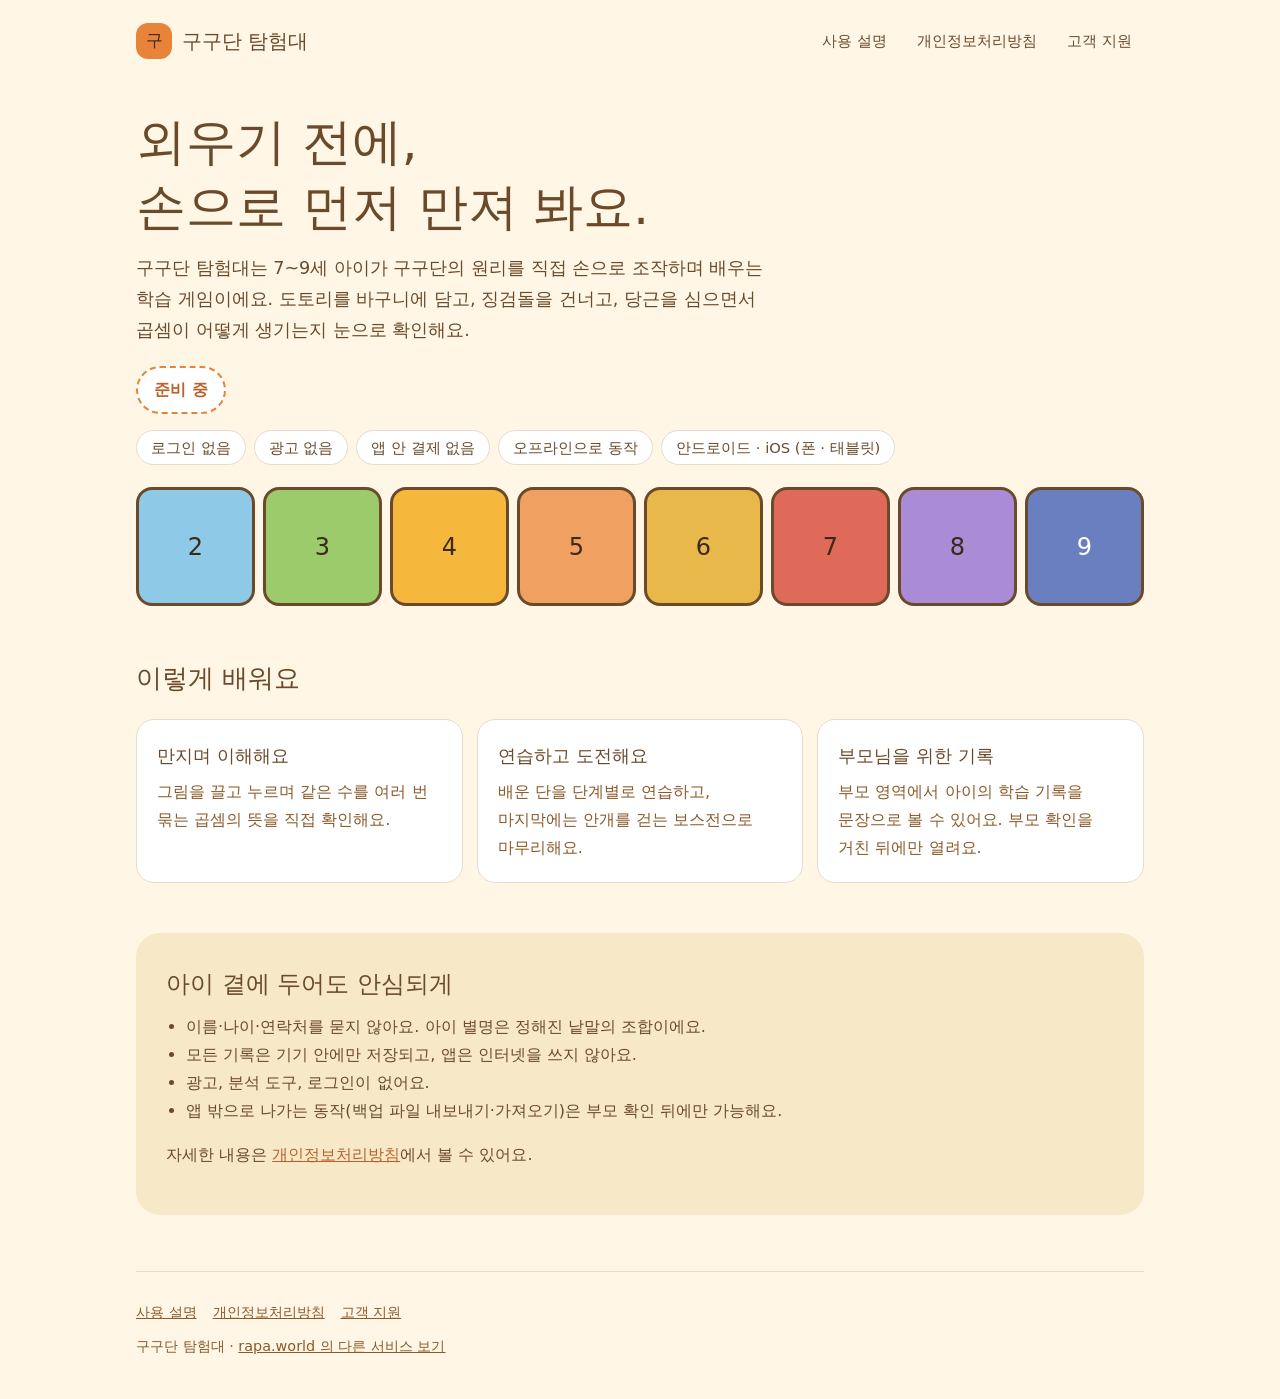
<file: index.html>
<!doctype html>
<html lang="ko">
<head>
<meta charset="utf-8">
<meta name="viewport" content="width=device-width, initial-scale=1">
<title>구구단 탐험대 - 손으로 만지며 배우는 구구단 학습 게임</title>
<meta name="description" content="7~9세 아이가 구구단의 원리를 손으로 조작하며 배우는 학습 게임. 로그인·광고·결제 없이, 모든 기록은 기기 안에만 저장돼요. 안드로이드·iOS.">
<link rel="canonical" href="https://gugudan.rapa.world/">
<meta property="og:title" content="구구단 탐험대">
<meta property="og:description" content="구구단의 원리를 손으로 조작하며 배우는 7~9세 학습 게임. 준비 중.">
<meta property="og:url" content="https://gugudan.rapa.world/">
<link rel="stylesheet" href="site.css">
</head>
<body>
<div class="wrap">
  <header class="top">
    <a class="brand" href="./"><span class="mark" aria-hidden="true">구</span>구구단 탐험대</a>
    <nav>
      <a href="manual.html">사용 설명</a>
      <a href="privacy.html">개인정보처리방침</a>
      <a href="support.html">고객 지원</a>
    </nav>
  </header>

  <main>
    <section class="hero">
      <h1>외우기 전에,<br>손으로 먼저 만져 봐요.</h1>
      <p class="lead">구구단 탐험대는 7~9세 아이가 구구단의 원리를 직접 손으로 조작하며 배우는 학습 게임이에요.
        도토리를 바구니에 담고, 징검돌을 건너고, 당근을 심으면서 곱셈이 어떻게 생기는지 눈으로 확인해요.</p>
      <p><span class="status">준비 중</span></p>
      <ul class="pill-row">
        <li>로그인 없음</li><li>광고 없음</li><li>앱 안 결제 없음</li><li>오프라인으로 동작</li><li>안드로이드 · iOS (폰 · 태블릿)</li>
      </ul>
      <ol class="dans" aria-label="2단부터 9단까지 단마다 다른 색">
        <li>2</li><li>3</li><li>4</li><li>5</li><li>6</li><li>7</li><li>8</li><li>9</li>
      </ol>
    </section>

    <section class="block" aria-labelledby="how">
      <h2 id="how">이렇게 배워요</h2>
      <div class="cards">
        <div class="card"><h3>만지며 이해해요</h3><p>그림을 끌고 누르며 같은 수를 여러 번 묶는 곱셈의 뜻을 직접 확인해요.</p></div>
        <div class="card"><h3>연습하고 도전해요</h3><p>배운 단을 단계별로 연습하고, 마지막에는 안개를 걷는 보스전으로 마무리해요.</p></div>
        <div class="card"><h3>부모님을 위한 기록</h3><p>부모 영역에서 아이의 학습 기록을 문장으로 볼 수 있어요. 부모 확인을 거친 뒤에만 열려요.</p></div>
      </div>
    </section>

    <section class="band" aria-labelledby="safe">
      <h2 id="safe">아이 곁에 두어도 안심되게</h2>
      <ul>
        <li>이름·나이·연락처를 묻지 않아요. 아이 별명은 정해진 낱말의 조합이에요.</li>
        <li>모든 기록은 기기 안에만 저장되고, 앱은 인터넷을 쓰지 않아요.</li>
        <li>광고, 분석 도구, 로그인이 없어요.</li>
        <li>앱 밖으로 나가는 동작(백업 파일 내보내기·가져오기)은 부모 확인 뒤에만 가능해요.</li>
      </ul>
      <p>자세한 내용은 <a href="privacy.html">개인정보처리방침</a>에서 볼 수 있어요.</p>
    </section>
  </main>

  <footer class="site">
    <div class="links"><a href="manual.html">사용 설명</a><a href="privacy.html">개인정보처리방침</a><a href="support.html">고객 지원</a></div>
    구구단 탐험대 · <a href="https://rapa.world/">rapa.world 의 다른 서비스 보기</a>
  </footer>
</div>
</body>
</html>
</file>
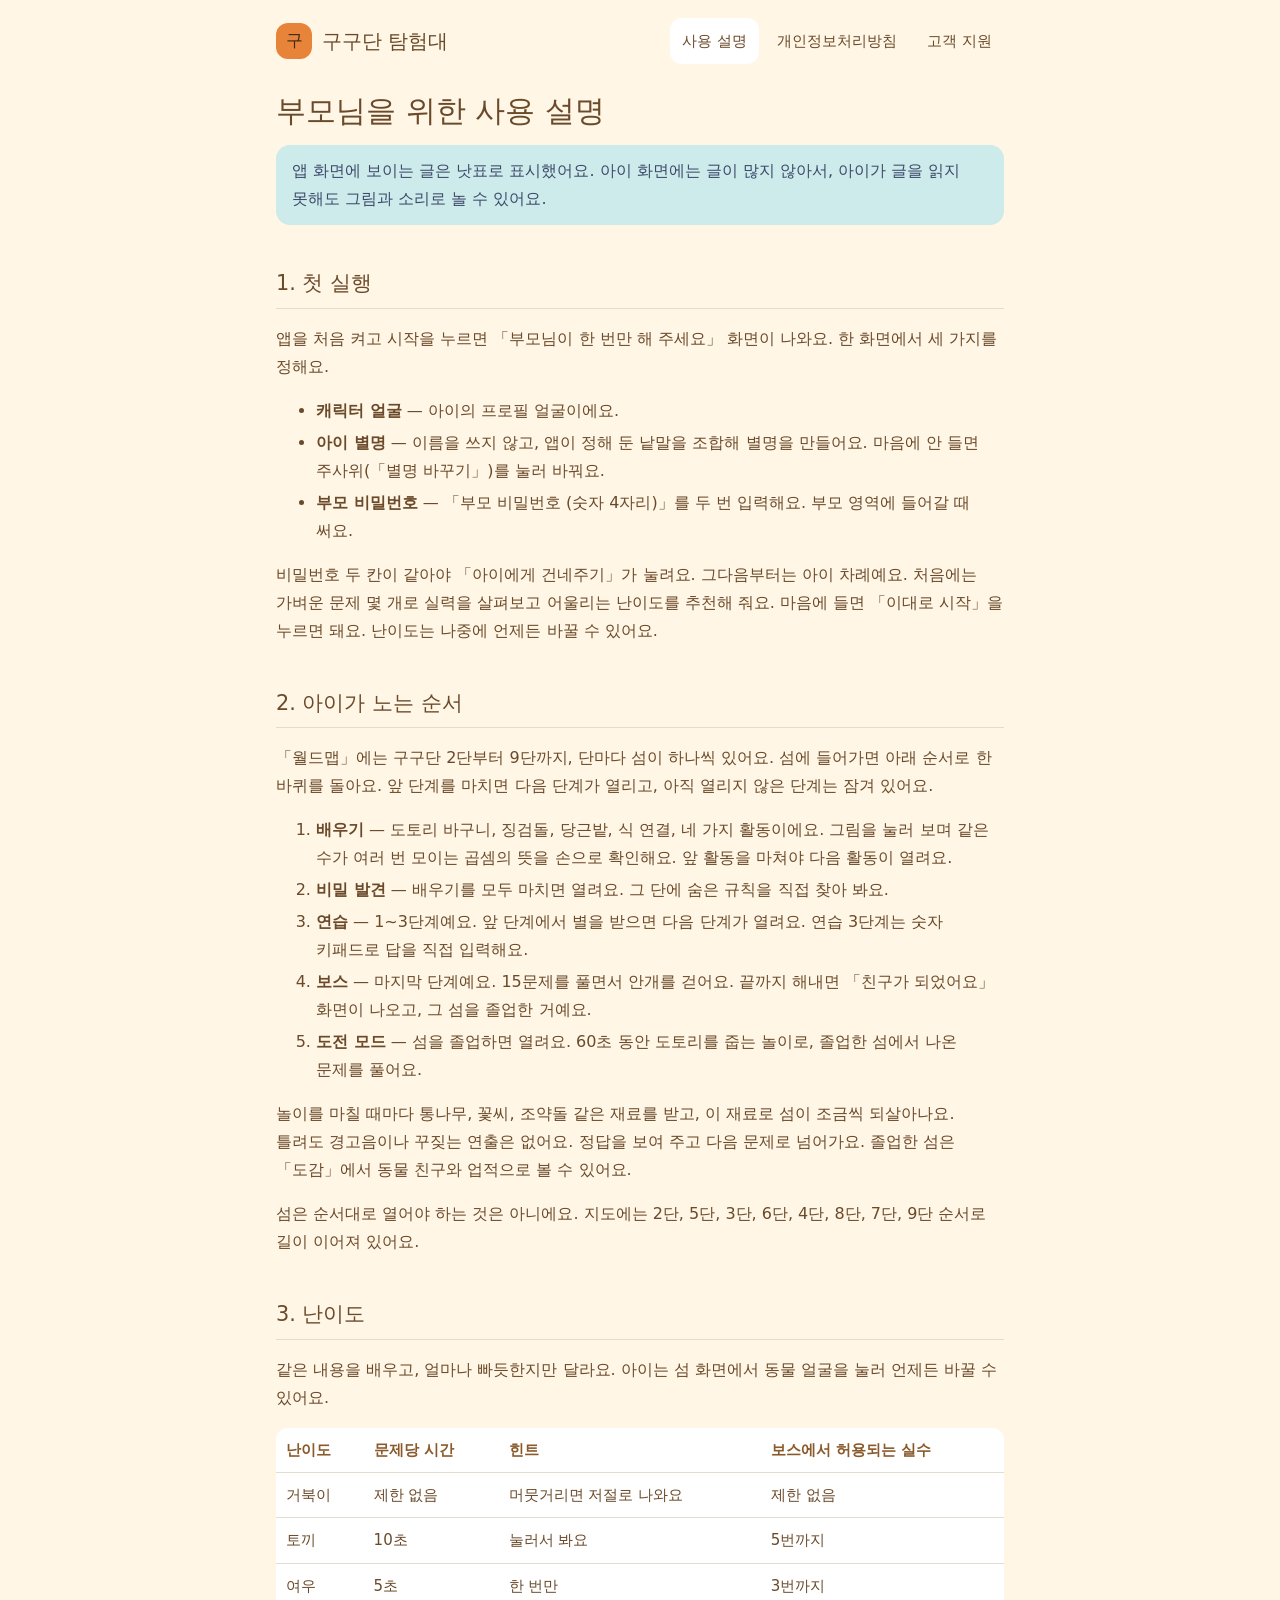
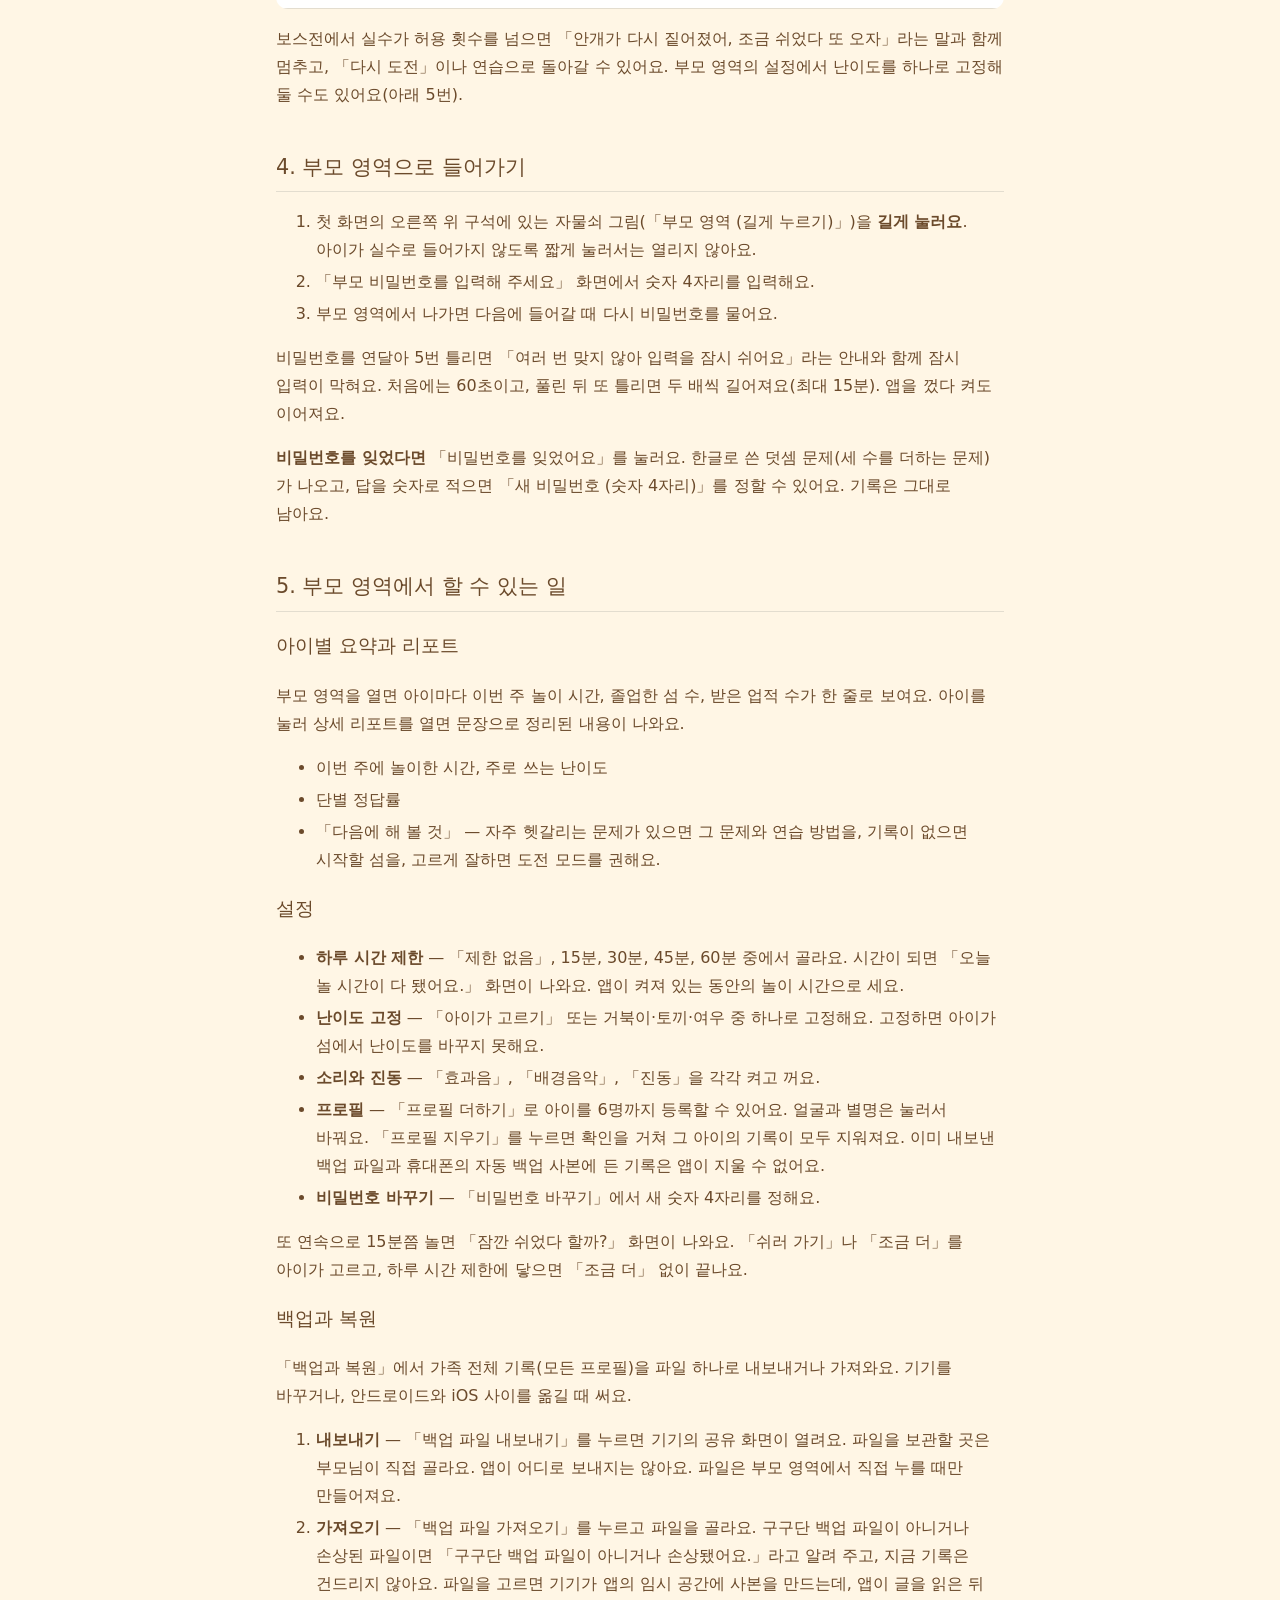
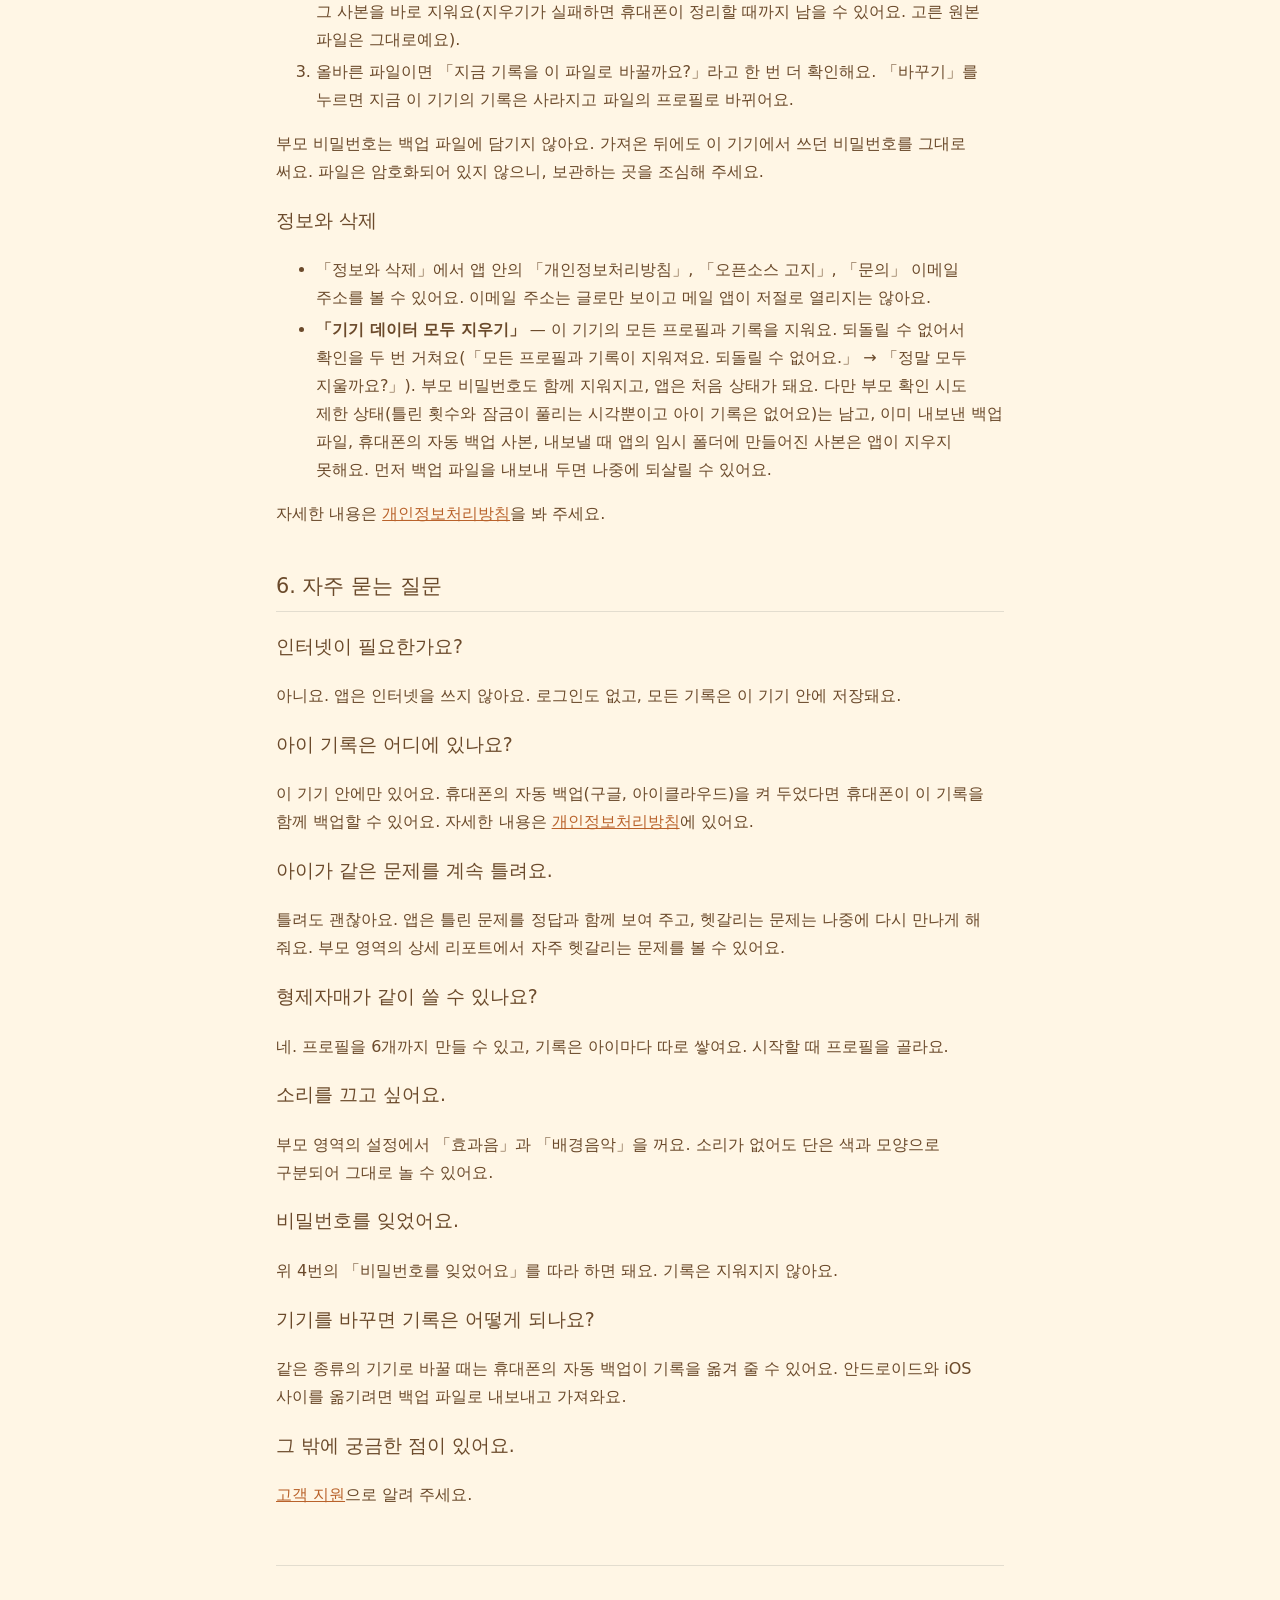
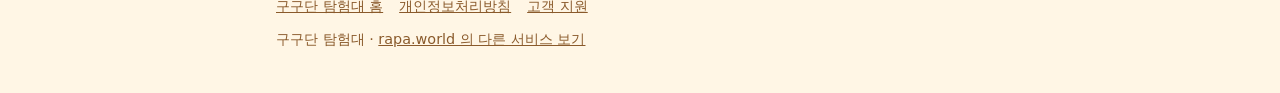
<file: manual.html>
<!doctype html>
<html lang="ko">
<head>
<meta charset="utf-8">
<meta name="viewport" content="width=device-width, initial-scale=1">
<title>부모님을 위한 사용 설명 - 구구단 탐험대</title>
<meta name="description" content="구구단 탐험대 사용 설명. 첫 실행, 부모 비밀번호, 섬 한 바퀴의 흐름, 난이도, 부모 영역의 리포트·설정·백업·삭제를 안내해요.">
<link rel="canonical" href="https://gugudan.rapa.world/manual.html">
<link rel="stylesheet" href="site.css">
</head>
<body>
<div class="wrap narrow">
  <header class="top">
    <a class="brand" href="./"><span class="mark" aria-hidden="true">구</span>구구단 탐험대</a>
    <nav><a href="manual.html" aria-current="page">사용 설명</a><a href="privacy.html">개인정보처리방침</a><a href="support.html">고객 지원</a></nav>
  </header>
  <main class="doc">
    <h1>부모님을 위한 사용 설명</h1>
    <div class="note">앱 화면에 보이는 글은 낫표로 표시했어요. 아이 화면에는 글이 많지 않아서, 아이가 글을 읽지 못해도 그림과 소리로 놀 수 있어요.</div>

    <h2>1. 첫 실행</h2>
    <p>앱을 처음 켜고 시작을 누르면 「부모님이 한 번만 해 주세요」 화면이 나와요. 한 화면에서 세 가지를 정해요.</p>
    <ul>
      <li><b>캐릭터 얼굴</b> — 아이의 프로필 얼굴이에요.</li>
      <li><b>아이 별명</b> — 이름을 쓰지 않고, 앱이 정해 둔 낱말을 조합해 별명을 만들어요. 마음에 안 들면 주사위(「별명 바꾸기」)를 눌러 바꿔요.</li>
      <li><b>부모 비밀번호</b> — 「부모 비밀번호 (숫자 4자리)」를 두 번 입력해요. 부모 영역에 들어갈 때 써요.</li>
    </ul>
    <p>비밀번호 두 칸이 같아야 「아이에게 건네주기」가 눌려요. 그다음부터는 아이 차례예요. 처음에는 가벼운 문제 몇 개로 실력을 살펴보고 어울리는 난이도를 추천해 줘요. 마음에 들면 「이대로 시작」을 누르면 돼요. 난이도는 나중에 언제든 바꿀 수 있어요.</p>

    <h2>2. 아이가 노는 순서</h2>
    <p>「월드맵」에는 구구단 2단부터 9단까지, 단마다 섬이 하나씩 있어요. 섬에 들어가면 아래 순서로 한 바퀴를 돌아요. 앞 단계를 마치면 다음 단계가 열리고, 아직 열리지 않은 단계는 잠겨 있어요.</p>
    <ol>
      <li><b>배우기</b> — 도토리 바구니, 징검돌, 당근밭, 식 연결, 네 가지 활동이에요. 그림을 눌러 보며 같은 수가 여러 번 모이는 곱셈의 뜻을 손으로 확인해요. 앞 활동을 마쳐야 다음 활동이 열려요.</li>
      <li><b>비밀 발견</b> — 배우기를 모두 마치면 열려요. 그 단에 숨은 규칙을 직접 찾아 봐요.</li>
      <li><b>연습</b> — 1~3단계예요. 앞 단계에서 별을 받으면 다음 단계가 열려요. 연습 3단계는 숫자 키패드로 답을 직접 입력해요.</li>
      <li><b>보스</b> — 마지막 단계예요. 15문제를 풀면서 안개를 걷어요. 끝까지 해내면 「친구가 되었어요」 화면이 나오고, 그 섬을 졸업한 거예요.</li>
      <li><b>도전 모드</b> — 섬을 졸업하면 열려요. 60초 동안 도토리를 줍는 놀이로, 졸업한 섬에서 나온 문제를 풀어요.</li>
    </ol>
    <p>놀이를 마칠 때마다 통나무, 꽃씨, 조약돌 같은 재료를 받고, 이 재료로 섬이 조금씩 되살아나요. 틀려도 경고음이나 꾸짖는 연출은 없어요. 정답을 보여 주고 다음 문제로 넘어가요. 졸업한 섬은 「도감」에서 동물 친구와 업적으로 볼 수 있어요.</p>
    <p>섬은 순서대로 열어야 하는 것은 아니에요. 지도에는 2단, 5단, 3단, 6단, 4단, 8단, 7단, 9단 순서로 길이 이어져 있어요.</p>

    <h2>3. 난이도</h2>
    <p>같은 내용을 배우고, 얼마나 빠듯한지만 달라요. 아이는 섬 화면에서 동물 얼굴을 눌러 언제든 바꿀 수 있어요.</p>
    <table class="plain">
      <thead><tr><th>난이도</th><th>문제당 시간</th><th>힌트</th><th>보스에서 허용되는 실수</th></tr></thead>
      <tbody>
        <tr><td>거북이</td><td>제한 없음</td><td>머뭇거리면 저절로 나와요</td><td>제한 없음</td></tr>
        <tr><td>토끼</td><td>10초</td><td>눌러서 봐요</td><td>5번까지</td></tr>
        <tr><td>여우</td><td>5초</td><td>한 번만</td><td>3번까지</td></tr>
      </tbody>
    </table>
    <p>보스전에서 실수가 허용 횟수를 넘으면 「안개가 다시 짙어졌어, 조금 쉬었다 또 오자」라는 말과 함께 멈추고, 「다시 도전」이나 연습으로 돌아갈 수 있어요. 부모 영역의 설정에서 난이도를 하나로 고정해 둘 수도 있어요(아래 5번).</p>

    <h2>4. 부모 영역으로 들어가기</h2>
    <ol>
      <li>첫 화면의 오른쪽 위 구석에 있는 자물쇠 그림(「부모 영역 (길게 누르기)」)을 <b>길게 눌러요</b>. 아이가 실수로 들어가지 않도록 짧게 눌러서는 열리지 않아요.</li>
      <li>「부모 비밀번호를 입력해 주세요」 화면에서 숫자 4자리를 입력해요.</li>
      <li>부모 영역에서 나가면 다음에 들어갈 때 다시 비밀번호를 물어요.</li>
    </ol>
    <p>비밀번호를 연달아 5번 틀리면 「여러 번 맞지 않아 입력을 잠시 쉬어요」라는 안내와 함께 잠시 입력이 막혀요. 처음에는 60초이고, 풀린 뒤 또 틀리면 두 배씩 길어져요(최대 15분). 앱을 껐다 켜도 이어져요.</p>
    <p><b>비밀번호를 잊었다면</b> 「비밀번호를 잊었어요」를 눌러요. 한글로 쓴 덧셈 문제(세 수를 더하는 문제)가 나오고, 답을 숫자로 적으면 「새 비밀번호 (숫자 4자리)」를 정할 수 있어요. 기록은 그대로 남아요.</p>

    <h2>5. 부모 영역에서 할 수 있는 일</h2>
    <h3>아이별 요약과 리포트</h3>
    <p>부모 영역을 열면 아이마다 이번 주 놀이 시간, 졸업한 섬 수, 받은 업적 수가 한 줄로 보여요. 아이를 눌러 상세 리포트를 열면 문장으로 정리된 내용이 나와요.</p>
    <ul>
      <li>이번 주에 놀이한 시간, 주로 쓰는 난이도</li>
      <li>단별 정답률</li>
      <li>「다음에 해 볼 것」 — 자주 헷갈리는 문제가 있으면 그 문제와 연습 방법을, 기록이 없으면 시작할 섬을, 고르게 잘하면 도전 모드를 권해요.</li>
    </ul>

    <h3>설정</h3>
    <ul>
      <li><b>하루 시간 제한</b> — 「제한 없음」, 15분, 30분, 45분, 60분 중에서 골라요. 시간이 되면 「오늘 놀 시간이 다 됐어요.」 화면이 나와요. 앱이 켜져 있는 동안의 놀이 시간으로 세요.</li>
      <li><b>난이도 고정</b> — 「아이가 고르기」 또는 거북이·토끼·여우 중 하나로 고정해요. 고정하면 아이가 섬에서 난이도를 바꾸지 못해요.</li>
      <li><b>소리와 진동</b> — 「효과음」, 「배경음악」, 「진동」을 각각 켜고 꺼요.</li>
      <li><b>프로필</b> — 「프로필 더하기」로 아이를 6명까지 등록할 수 있어요. 얼굴과 별명은 눌러서 바꿔요. 「프로필 지우기」를 누르면 확인을 거쳐 그 아이의 기록이 모두 지워져요. 이미 내보낸 백업 파일과 휴대폰의 자동 백업 사본에 든 기록은 앱이 지울 수 없어요.</li>
      <li><b>비밀번호 바꾸기</b> — 「비밀번호 바꾸기」에서 새 숫자 4자리를 정해요.</li>
    </ul>
    <p>또 연속으로 15분쯤 놀면 「잠깐 쉬었다 할까?」 화면이 나와요. 「쉬러 가기」나 「조금 더」를 아이가 고르고, 하루 시간 제한에 닿으면 「조금 더」 없이 끝나요.</p>

    <h3>백업과 복원</h3>
    <p>「백업과 복원」에서 가족 전체 기록(모든 프로필)을 파일 하나로 내보내거나 가져와요. 기기를 바꾸거나, 안드로이드와 iOS 사이를 옮길 때 써요.</p>
    <ol>
      <li><b>내보내기</b> — 「백업 파일 내보내기」를 누르면 기기의 공유 화면이 열려요. 파일을 보관할 곳은 부모님이 직접 골라요. 앱이 어디로 보내지는 않아요. 파일은 부모 영역에서 직접 누를 때만 만들어져요.</li>
      <li><b>가져오기</b> — 「백업 파일 가져오기」를 누르고 파일을 골라요. 구구단 백업 파일이 아니거나 손상된 파일이면 「구구단 백업 파일이 아니거나 손상됐어요.」라고 알려 주고, 지금 기록은 건드리지 않아요. 파일을 고르면 기기가 앱의 임시 공간에 사본을 만드는데, 앱이 글을 읽은 뒤 그 사본을 바로 지워요(지우기가 실패하면 휴대폰이 정리할 때까지 남을 수 있어요. 고른 원본 파일은 그대로예요).</li>
      <li>올바른 파일이면 「지금 기록을 이 파일로 바꿀까요?」라고 한 번 더 확인해요. 「바꾸기」를 누르면 지금 이 기기의 기록은 사라지고 파일의 프로필로 바뀌어요.</li>
    </ol>
    <p>부모 비밀번호는 백업 파일에 담기지 않아요. 가져온 뒤에도 이 기기에서 쓰던 비밀번호를 그대로 써요. 파일은 암호화되어 있지 않으니, 보관하는 곳을 조심해 주세요.</p>

    <h3>정보와 삭제</h3>
    <ul>
      <li>「정보와 삭제」에서 앱 안의 「개인정보처리방침」, 「오픈소스 고지」, 「문의」 이메일 주소를 볼 수 있어요. 이메일 주소는 글로만 보이고 메일 앱이 저절로 열리지는 않아요.</li>
      <li><b>「기기 데이터 모두 지우기」</b> — 이 기기의 모든 프로필과 기록을 지워요. 되돌릴 수 없어서 확인을 두 번 거쳐요(「모든 프로필과 기록이 지워져요. 되돌릴 수 없어요.」 → 「정말 모두 지울까요?」). 부모 비밀번호도 함께 지워지고, 앱은 처음 상태가 돼요. 다만 부모 확인 시도 제한 상태(틀린 횟수와 잠금이 풀리는 시각뿐이고 아이 기록은 없어요)는 남고, 이미 내보낸 백업 파일, 휴대폰의 자동 백업 사본, 내보낼 때 앱의 임시 폴더에 만들어진 사본은 앱이 지우지 못해요. 먼저 백업 파일을 내보내 두면 나중에 되살릴 수 있어요.</li>
    </ul>
    <p>자세한 내용은 <a href="privacy.html">개인정보처리방침</a>을 봐 주세요.</p>

    <h2>6. 자주 묻는 질문</h2>
    <h3>인터넷이 필요한가요?</h3>
    <p>아니요. 앱은 인터넷을 쓰지 않아요. 로그인도 없고, 모든 기록은 이 기기 안에 저장돼요.</p>
    <h3>아이 기록은 어디에 있나요?</h3>
    <p>이 기기 안에만 있어요. 휴대폰의 자동 백업(구글, 아이클라우드)을 켜 두었다면 휴대폰이 이 기록을 함께 백업할 수 있어요. 자세한 내용은 <a href="privacy.html">개인정보처리방침</a>에 있어요.</p>
    <h3>아이가 같은 문제를 계속 틀려요.</h3>
    <p>틀려도 괜찮아요. 앱은 틀린 문제를 정답과 함께 보여 주고, 헷갈리는 문제는 나중에 다시 만나게 해 줘요. 부모 영역의 상세 리포트에서 자주 헷갈리는 문제를 볼 수 있어요.</p>
    <h3>형제자매가 같이 쓸 수 있나요?</h3>
    <p>네. 프로필을 6개까지 만들 수 있고, 기록은 아이마다 따로 쌓여요. 시작할 때 프로필을 골라요.</p>
    <h3>소리를 끄고 싶어요.</h3>
    <p>부모 영역의 설정에서 「효과음」과 「배경음악」을 꺼요. 소리가 없어도 단은 색과 모양으로 구분되어 그대로 놀 수 있어요.</p>
    <h3>비밀번호를 잊었어요.</h3>
    <p>위 4번의 「비밀번호를 잊었어요」를 따라 하면 돼요. 기록은 지워지지 않아요.</p>
    <h3>기기를 바꾸면 기록은 어떻게 되나요?</h3>
    <p>같은 종류의 기기로 바꿀 때는 휴대폰의 자동 백업이 기록을 옮겨 줄 수 있어요. 안드로이드와 iOS 사이를 옮기려면 백업 파일로 내보내고 가져와요.</p>
    <h3>그 밖에 궁금한 점이 있어요.</h3>
    <p><a href="support.html">고객 지원</a>으로 알려 주세요.</p>
  </main>
  <footer class="site">
    <div class="links"><a href="./">구구단 탐험대 홈</a><a href="privacy.html">개인정보처리방침</a><a href="support.html">고객 지원</a></div>
    구구단 탐험대 · <a href="https://rapa.world/">rapa.world 의 다른 서비스 보기</a>
  </footer>
</div>
</body>
</html>
</file>
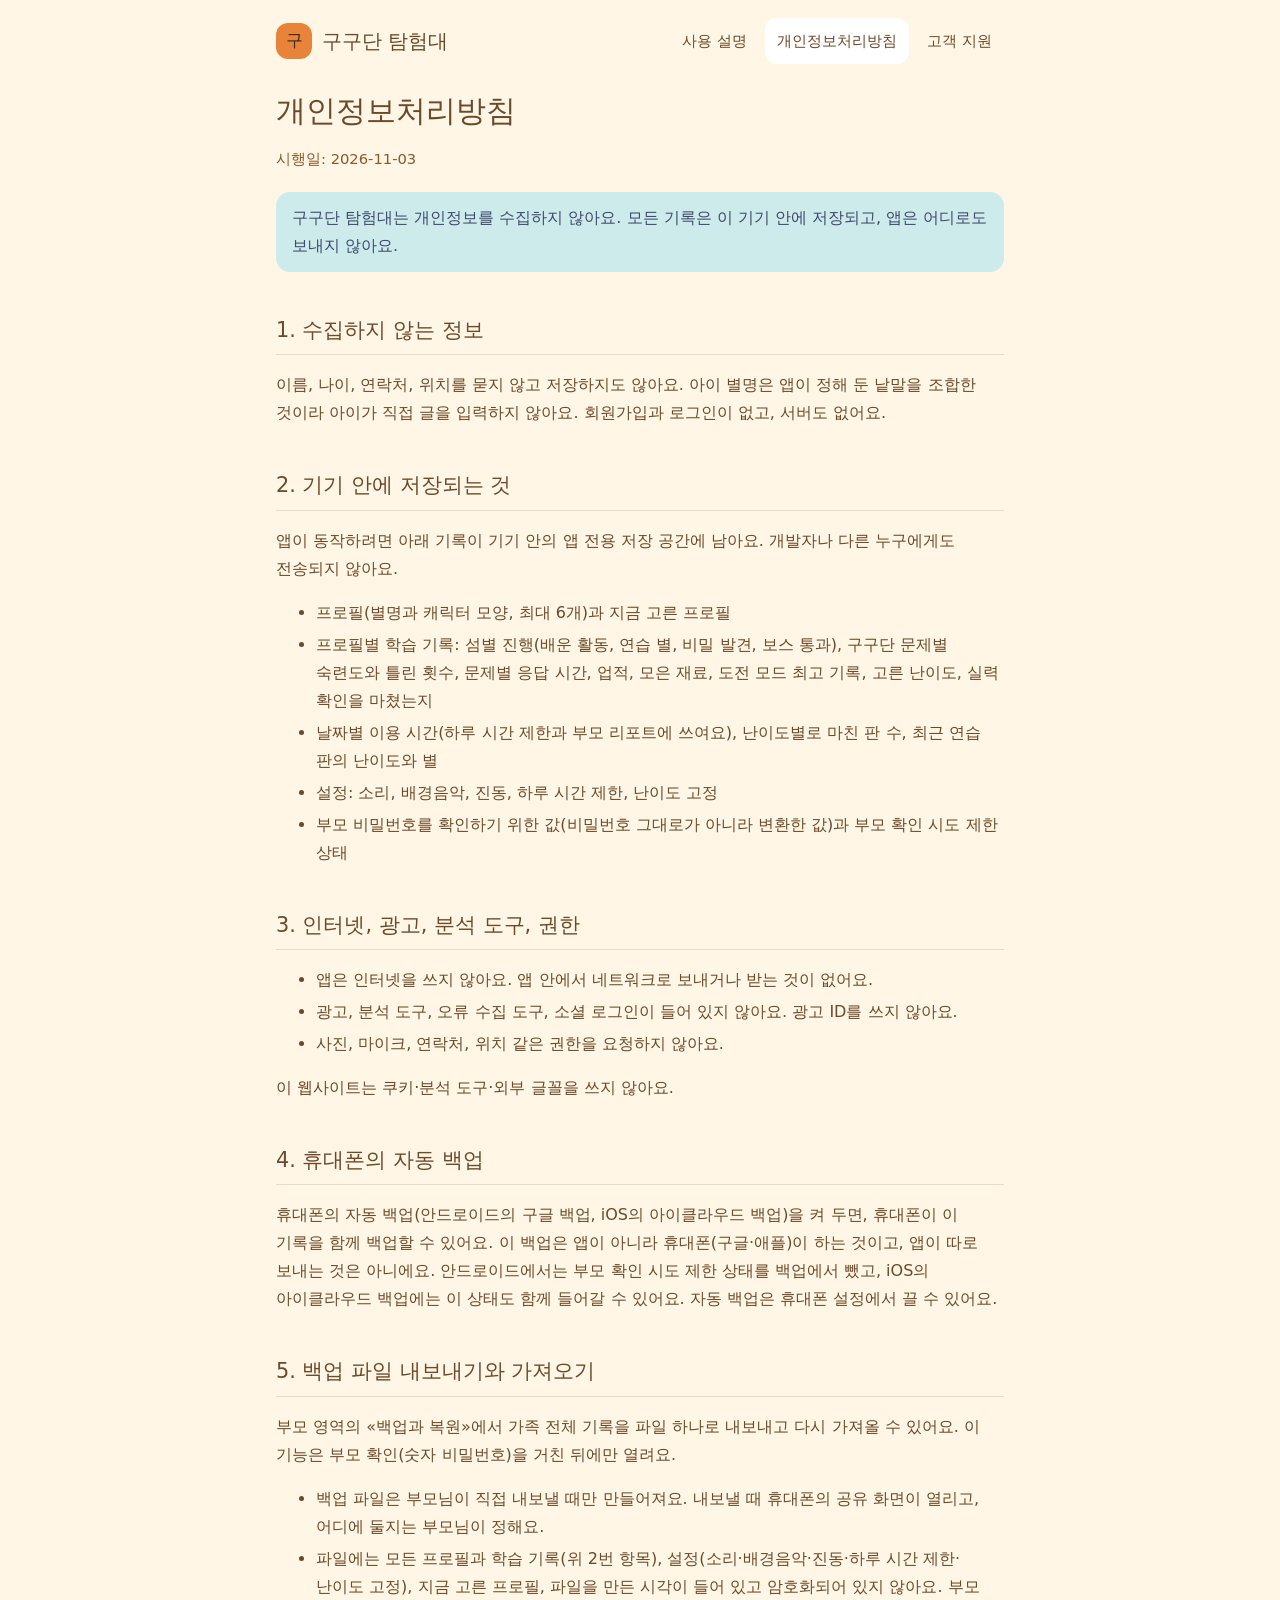
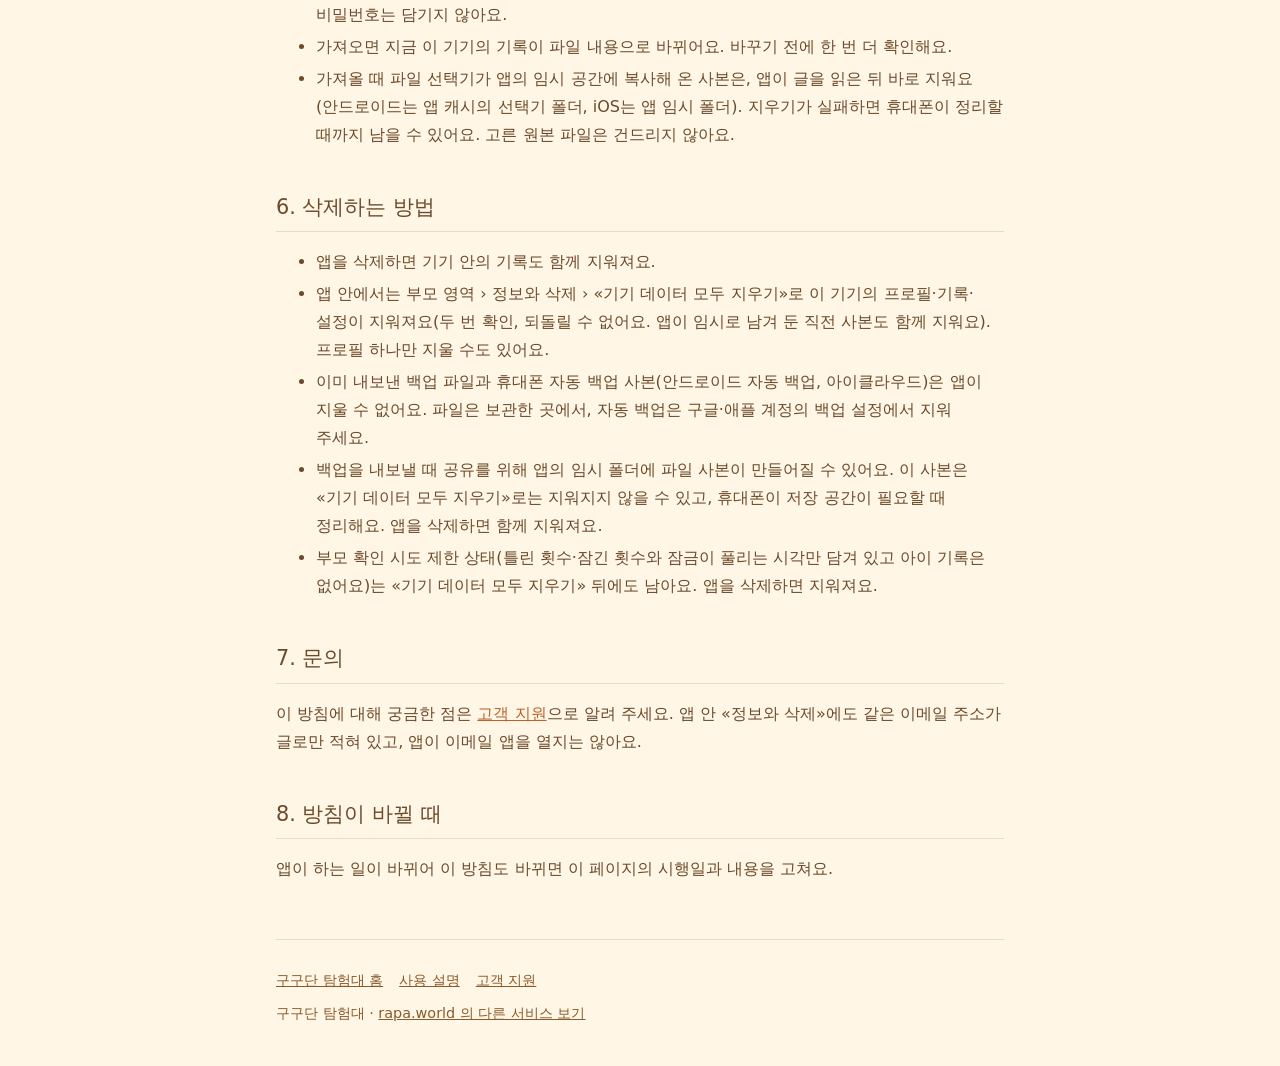
<file: privacy.html>
<!doctype html>
<html lang="ko">
<head>
<meta charset="utf-8">
<meta name="viewport" content="width=device-width, initial-scale=1">
<title>개인정보처리방침 - 구구단 탐험대</title>
<meta name="description" content="구구단 탐험대는 개인정보를 수집하지 않아요. 모든 기록은 기기 안에만 저장돼요.">
<link rel="canonical" href="https://gugudan.rapa.world/privacy.html">
<link rel="stylesheet" href="site.css">
</head>
<body>
<div class="wrap narrow">
  <header class="top">
    <a class="brand" href="./"><span class="mark" aria-hidden="true">구</span>구구단 탐험대</a>
    <nav><a href="manual.html">사용 설명</a><a href="privacy.html" aria-current="page">개인정보처리방침</a><a href="support.html">고객 지원</a></nav>
  </header>
  <main class="doc">
    <h1>개인정보처리방침</h1>
    <p class="date">시행일: 2026-11-03</p>

    <div class="note">구구단 탐험대는 개인정보를 수집하지 않아요. 모든 기록은 이 기기 안에 저장되고, 앱은 어디로도 보내지 않아요.</div>

    <h2>1. 수집하지 않는 정보</h2>
    <p>이름, 나이, 연락처, 위치를 묻지 않고 저장하지도 않아요. 아이 별명은 앱이 정해 둔 낱말을 조합한 것이라 아이가 직접 글을 입력하지 않아요.
      회원가입과 로그인이 없고, 서버도 없어요.</p>

    <h2>2. 기기 안에 저장되는 것</h2>
    <p>앱이 동작하려면 아래 기록이 기기 안의 앱 전용 저장 공간에 남아요. 개발자나 다른 누구에게도 전송되지 않아요.</p>
    <ul>
      <li>프로필(별명과 캐릭터 모양, 최대 6개)과 지금 고른 프로필</li>
      <li>프로필별 학습 기록: 섬별 진행(배운 활동, 연습 별, 비밀 발견, 보스 통과), 구구단 문제별 숙련도와 틀린 횟수, 문제별 응답 시간, 업적, 모은 재료, 도전 모드 최고 기록, 고른 난이도, 실력 확인을 마쳤는지</li>
      <li>날짜별 이용 시간(하루 시간 제한과 부모 리포트에 쓰여요), 난이도별로 마친 판 수, 최근 연습 판의 난이도와 별</li>
      <li>설정: 소리, 배경음악, 진동, 하루 시간 제한, 난이도 고정</li>
      <li>부모 비밀번호를 확인하기 위한 값(비밀번호 그대로가 아니라 변환한 값)과 부모 확인 시도 제한 상태</li>
    </ul>

    <h2>3. 인터넷, 광고, 분석 도구, 권한</h2>
    <ul>
      <li>앱은 인터넷을 쓰지 않아요. 앱 안에서 네트워크로 보내거나 받는 것이 없어요.</li>
      <li>광고, 분석 도구, 오류 수집 도구, 소셜 로그인이 들어 있지 않아요. 광고 ID를 쓰지 않아요.</li>
      <li>사진, 마이크, 연락처, 위치 같은 권한을 요청하지 않아요.</li>
    </ul>
    <p>이 웹사이트는 쿠키·분석 도구·외부 글꼴을 쓰지 않아요.</p>

    <h2>4. 휴대폰의 자동 백업</h2>
    <p>휴대폰의 자동 백업(안드로이드의 구글 백업, iOS의 아이클라우드 백업)을 켜 두면, 휴대폰이 이 기록을 함께 백업할 수 있어요.
      이 백업은 앱이 아니라 휴대폰(구글·애플)이 하는 것이고, 앱이 따로 보내는 것은 아니에요. 안드로이드에서는 부모 확인 시도 제한 상태를 백업에서 뺐고,
      iOS의 아이클라우드 백업에는 이 상태도 함께 들어갈 수 있어요.
      자동 백업은 휴대폰 설정에서 끌 수 있어요.</p>

    <h2>5. 백업 파일 내보내기와 가져오기</h2>
    <p>부모 영역의 «백업과 복원»에서 가족 전체 기록을 파일 하나로 내보내고 다시 가져올 수 있어요. 이 기능은 부모 확인(숫자 비밀번호)을 거친 뒤에만 열려요.</p>
    <ul>
      <li>백업 파일은 부모님이 직접 내보낼 때만 만들어져요. 내보낼 때 휴대폰의 공유 화면이 열리고, 어디에 둘지는 부모님이 정해요.</li>
      <li>파일에는 모든 프로필과 학습 기록(위 2번 항목), 설정(소리·배경음악·진동·하루 시간 제한·난이도 고정), 지금 고른 프로필, 파일을 만든 시각이 들어 있고 암호화되어 있지 않아요. 부모 비밀번호는 담기지 않아요.</li>
      <li>가져오면 지금 이 기기의 기록이 파일 내용으로 바뀌어요. 바꾸기 전에 한 번 더 확인해요.</li>
      <li>가져올 때 파일 선택기가 앱의 임시 공간에 복사해 온 사본은, 앱이 글을 읽은 뒤 바로 지워요(안드로이드는 앱 캐시의 선택기 폴더, iOS는 앱 임시 폴더). 지우기가 실패하면 휴대폰이 정리할 때까지 남을 수 있어요. 고른 원본 파일은 건드리지 않아요.</li>
    </ul>

    <h2>6. 삭제하는 방법</h2>
    <ul>
      <li>앱을 삭제하면 기기 안의 기록도 함께 지워져요.</li>
      <li>앱 안에서는 부모 영역 › 정보와 삭제 › «기기 데이터 모두 지우기»로 이 기기의 프로필·기록·설정이 지워져요(두 번 확인, 되돌릴 수 없어요. 앱이 임시로 남겨 둔 직전 사본도 함께 지워요). 프로필 하나만 지울 수도 있어요.</li>
      <li>이미 내보낸 백업 파일과 휴대폰 자동 백업 사본(안드로이드 자동 백업, 아이클라우드)은 앱이 지울 수 없어요. 파일은 보관한 곳에서, 자동 백업은 구글·애플 계정의 백업 설정에서 지워 주세요.</li>
      <li>백업을 내보낼 때 공유를 위해 앱의 임시 폴더에 파일 사본이 만들어질 수 있어요. 이 사본은 «기기 데이터 모두 지우기»로는 지워지지 않을 수 있고, 휴대폰이 저장 공간이 필요할 때 정리해요. 앱을 삭제하면 함께 지워져요.</li>
      <li>부모 확인 시도 제한 상태(틀린 횟수·잠긴 횟수와 잠금이 풀리는 시각만 담겨 있고 아이 기록은 없어요)는 «기기 데이터 모두 지우기» 뒤에도 남아요. 앱을 삭제하면 지워져요.</li>
    </ul>

    <h2>7. 문의</h2>
    <p>이 방침에 대해 궁금한 점은 <a href="support.html">고객 지원</a>으로 알려 주세요. 앱 안 «정보와 삭제»에도 같은 이메일 주소가 글로만 적혀 있고, 앱이 이메일 앱을 열지는 않아요.</p>

    <h2>8. 방침이 바뀔 때</h2>
    <p>앱이 하는 일이 바뀌어 이 방침도 바뀌면 이 페이지의 시행일과 내용을 고쳐요.</p>
  </main>
  <footer class="site">
    <div class="links"><a href="./">구구단 탐험대 홈</a><a href="manual.html">사용 설명</a><a href="support.html">고객 지원</a></div>
    구구단 탐험대 · <a href="https://rapa.world/">rapa.world 의 다른 서비스 보기</a>
  </footer>
</div>
</body>
</html>
</file>
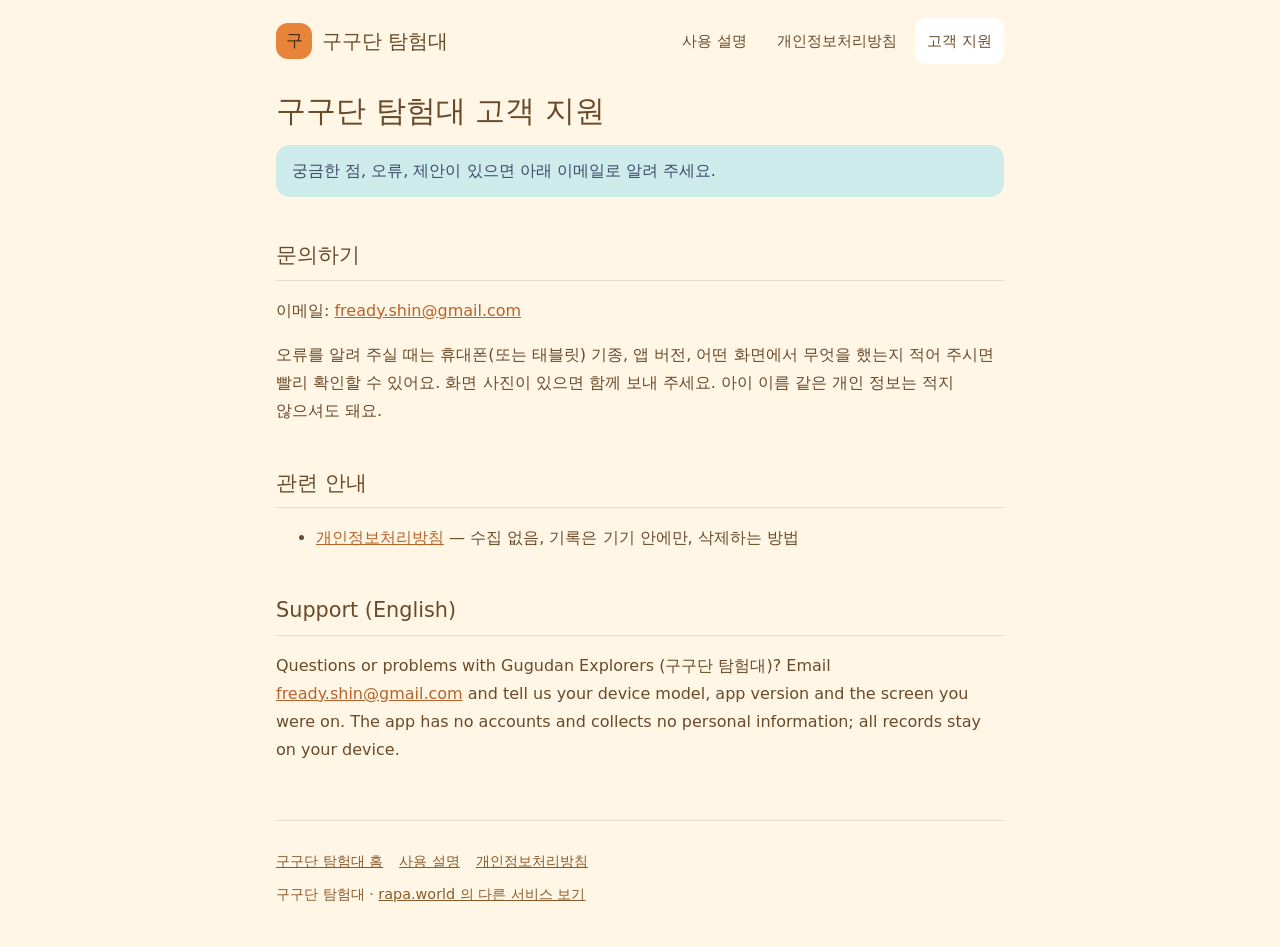
<file: support.html>
<!doctype html>
<html lang="ko">
<head>
<meta charset="utf-8">
<meta name="viewport" content="width=device-width, initial-scale=1">
<title>구구단 탐험대 고객 지원</title>
<link rel="canonical" href="https://gugudan.rapa.world/support.html">
<link rel="stylesheet" href="site.css">
</head>
<body>
<div class="wrap narrow">
  <header class="top">
    <a class="brand" href="./"><span class="mark" aria-hidden="true">구</span>구구단 탐험대</a>
    <nav><a href="manual.html">사용 설명</a><a href="privacy.html">개인정보처리방침</a><a href="support.html" aria-current="page">고객 지원</a></nav>
  </header>
  <main class="doc">
    <h1>구구단 탐험대 고객 지원</h1>
    <div class="note">궁금한 점, 오류, 제안이 있으면 아래 이메일로 알려 주세요.</div>

    <h2>문의하기</h2>
    <p>이메일: <a href="mailto:fready.shin@gmail.com?subject=%5B%EA%B5%AC%EA%B5%AC%EB%8B%A8%20%ED%83%90%ED%97%98%EB%8C%80%5D%20%EB%AC%B8%EC%9D%98">fready.shin@gmail.com</a></p>
    <p>오류를 알려 주실 때는 휴대폰(또는 태블릿) 기종, 앱 버전, 어떤 화면에서 무엇을 했는지 적어 주시면 빨리 확인할 수 있어요.
      화면 사진이 있으면 함께 보내 주세요. 아이 이름 같은 개인 정보는 적지 않으셔도 돼요.</p>

    <h2>관련 안내</h2>
    <ul>
      <li><a href="privacy.html">개인정보처리방침</a> — 수집 없음, 기록은 기기 안에만, 삭제하는 방법</li>
    </ul>

    <h2>Support (English)</h2>
    <p>Questions or problems with Gugudan Explorers (구구단 탐험대)? Email <a href="mailto:fready.shin@gmail.com?subject=%5BGugudan%5D%20Support">fready.shin@gmail.com</a>
      and tell us your device model, app version and the screen you were on. The app has no accounts and collects no personal information; all records stay on your device.</p>
  </main>
  <footer class="site">
    <div class="links"><a href="./">구구단 탐험대 홈</a><a href="manual.html">사용 설명</a><a href="privacy.html">개인정보처리방침</a></div>
    구구단 탐험대 · <a href="https://rapa.world/">rapa.world 의 다른 서비스 보기</a>
  </footer>
</div>
</body>
</html>
</file>
<file: site.css>
/* 구구단 탐험대 사이트 — 색은 앱 토큰(lib/theme/tokens.dart AppColors, 스타일 바이블 2장)을 CSS 변수로 옮긴 것.
   출처: paper=#FFF6E5 ink=#6B4A2B inkSoft=#8A5A2B accent=#E8833A accentEdge=#B9622B sea=#CDEBEA
         paperDeep=#F7E8C8 locked=#E3DDCF night=#3E4A6B, 단별 8색(AppColors.dan).
   다크 모드 값은 토큰에 없다 — night(#3E4A6B)에서 어둡게 파생한 사이트 전용 값. */
:root {
  --bg: #FFF6E5;          /* AppColors.paper */
  --card: #FFFFFF;        /* AppColors.parentSurface */
  --card-warm: #F7E8C8;   /* AppColors.paperDeep */
  --ink: #6B4A2B;         /* AppColors.ink */
  --sub: #8A5A2B;         /* AppColors.inkSoft */
  --border: #E3DDCF;      /* AppColors.locked */
  --accent: #E8833A;      /* AppColors.accent */
  --link: #B9622B;        /* AppColors.accentEdge — 글자색으로 쓸 때 대비 확보 */
  --on-accent: #FFF6E5;   /* AppColors.onAccent */
  --note-bg: #CDEBEA;     /* AppColors.sea */
  --note-ink: #3E4A6B;    /* AppColors.night */
  --d2: #8EC9E8; --d3: #9CCB6B; --d4: #F5B83D; --d5: #F0A060;
  --d6: #E8B84A; --d7: #E06A5A; --d8: #A98BD6; --d9: #6A7FC0;   /* AppColors.dan 2~9 */
  color-scheme: light dark;
}
@media (prefers-color-scheme: dark) {
  :root { --bg: #1E2233; --card: #272C42; --card-warm: #2E3450; --ink: #F3E6CF; --sub: #D2BE9F;
          --border: #3E4A6B; --link: #F0A060; --note-bg: #2E3F54; --note-ink: #CDEBEA; }
}
* { box-sizing: border-box; }
html { -webkit-text-size-adjust: 100%; }
body { margin: 0; background: var(--bg); color: var(--ink);
       font-family: system-ui, -apple-system, "Apple SD Gothic Neo", "Malgun Gothic", "Noto Sans KR", sans-serif;
       line-height: 1.75; word-break: keep-all; overflow-wrap: anywhere; }
h1, h2, h3, .brand { font-family: system-ui, -apple-system, "Apple SD Gothic Neo", "Malgun Gothic", sans-serif; font-weight: 400; }
a { color: var(--link); }
.wrap { max-width: 1040px; margin: 0 auto; padding: 0 16px; }
.narrow { max-width: 760px; }

/* 머리·바닥 */
.top { display: flex; align-items: center; justify-content: space-between; gap: 12px; padding: 18px 0; }
.brand { display: flex; align-items: center; gap: 10px; font-size: 1.25rem; color: var(--ink); text-decoration: none; }
.brand .mark { width: 36px; height: 36px; border-radius: 12px; background: var(--accent); color: #3B2A18;
               display: grid; place-items: center; font-size: 1.05rem; }
.top nav { display: flex; gap: 6px; flex-wrap: wrap; }
.top nav a { text-decoration: none; color: var(--ink); font-size: .94rem; padding: 10px 12px; border-radius: 12px; }
.top nav a:hover, .top nav a[aria-current] { background: var(--card); }
footer.site { margin-top: 56px; padding: 28px 0 40px; border-top: 1px solid var(--border); color: var(--sub); font-size: .9rem; }
footer.site a { color: var(--sub); }
footer.site .links { display: flex; gap: 16px; flex-wrap: wrap; margin-bottom: 8px; }

/* 랜딩 */
.hero { padding: 28px 0 24px; }
.hero h1 { font-size: clamp(2rem, 6vw, 3.1rem); line-height: 1.3; margin: 0 0 14px; }
.hero p.lead { font-size: 1.1rem; margin: 0 0 20px; max-width: 36em; }
.status { display: inline-block; padding: 8px 16px; border-radius: 999px; background: var(--card);
          border: 2px dashed var(--accent); color: var(--link); font-weight: 700; }
.pill-row { display: flex; gap: 8px; flex-wrap: wrap; margin: 0 0 22px; padding: 0; list-style: none; }
.pill-row li { background: var(--card); border: 1px solid var(--border); border-radius: 20px; padding: 4px 14px; font-size: .92rem; }
/* 단별 색 띠 — 색만이 아니라 숫자 라벨을 함께 둔다(색각 이상 대응) */
.dans { display: grid; grid-template-columns: repeat(8, 1fr); gap: 8px; margin: 8px 0 0; padding: 0; list-style: none; }
.dans li { aspect-ratio: 1; border-radius: 16px; display: grid; place-items: center; font-family: system-ui, sans-serif;
           font-size: 1.5rem; color: #3B2A18; border: 3px solid var(--ink); }
.dans li:nth-child(1) { background: var(--d2); } .dans li:nth-child(2) { background: var(--d3); }
.dans li:nth-child(3) { background: var(--d4); } .dans li:nth-child(4) { background: var(--d5); }
.dans li:nth-child(5) { background: var(--d6); } .dans li:nth-child(6) { background: var(--d7); }
.dans li:nth-child(7) { background: var(--d8); } .dans li:nth-child(8) { background: var(--d9); color: #fff; }
.cards { display: grid; grid-template-columns: repeat(3, 1fr); gap: 14px; margin: 18px 0 0; }
.card { background: var(--card); border-radius: 18px; padding: 20px; border: 1px solid var(--border); }
.card h3 { margin: 0 0 6px; font-size: 1.15rem; }
.card p { margin: 0; color: var(--sub); }
.band { background: var(--card-warm); border-radius: 24px; padding: 30px; margin: 32px 0; }
.band h2 { margin: 0 0 8px; font-size: 1.5rem; }
.band ul { margin: 0; padding-left: 20px; }
section.block { padding: 18px 0; }
section.block h2 { font-size: 1.6rem; margin: 8px 0 6px; }

/* 문서(방침·지원) */
.doc h1 { font-size: 1.9rem; margin: 8px 0 4px; line-height: 1.35; }
.doc h2 { font-size: 1.3rem; margin: 40px 0 10px; padding-bottom: 6px; border-bottom: 1px solid var(--border); }
.doc .date { color: var(--sub); font-size: .92rem; margin-bottom: 20px; }
.doc li { margin: 4px 0; }
.note { background: var(--note-bg); color: var(--note-ink); border-radius: 14px; padding: 12px 16px; margin: 14px 0; }
table { border-collapse: collapse; width: 100%; margin: 10px 0; font-size: .94rem; background: var(--card); border-radius: 12px; overflow: hidden; }
th, td { border-bottom: 1px solid var(--border); padding: 9px 10px; text-align: left; vertical-align: top; }
th { color: var(--sub); font-weight: 700; }

@media (max-width: 760px) {
  .cards { grid-template-columns: 1fr; }
  .band { padding: 22px 18px; }
  .top { flex-direction: column; align-items: flex-start; }
  .dans { grid-template-columns: repeat(4, 1fr); }
}
.cards > * { min-width: 0; }
</file>
